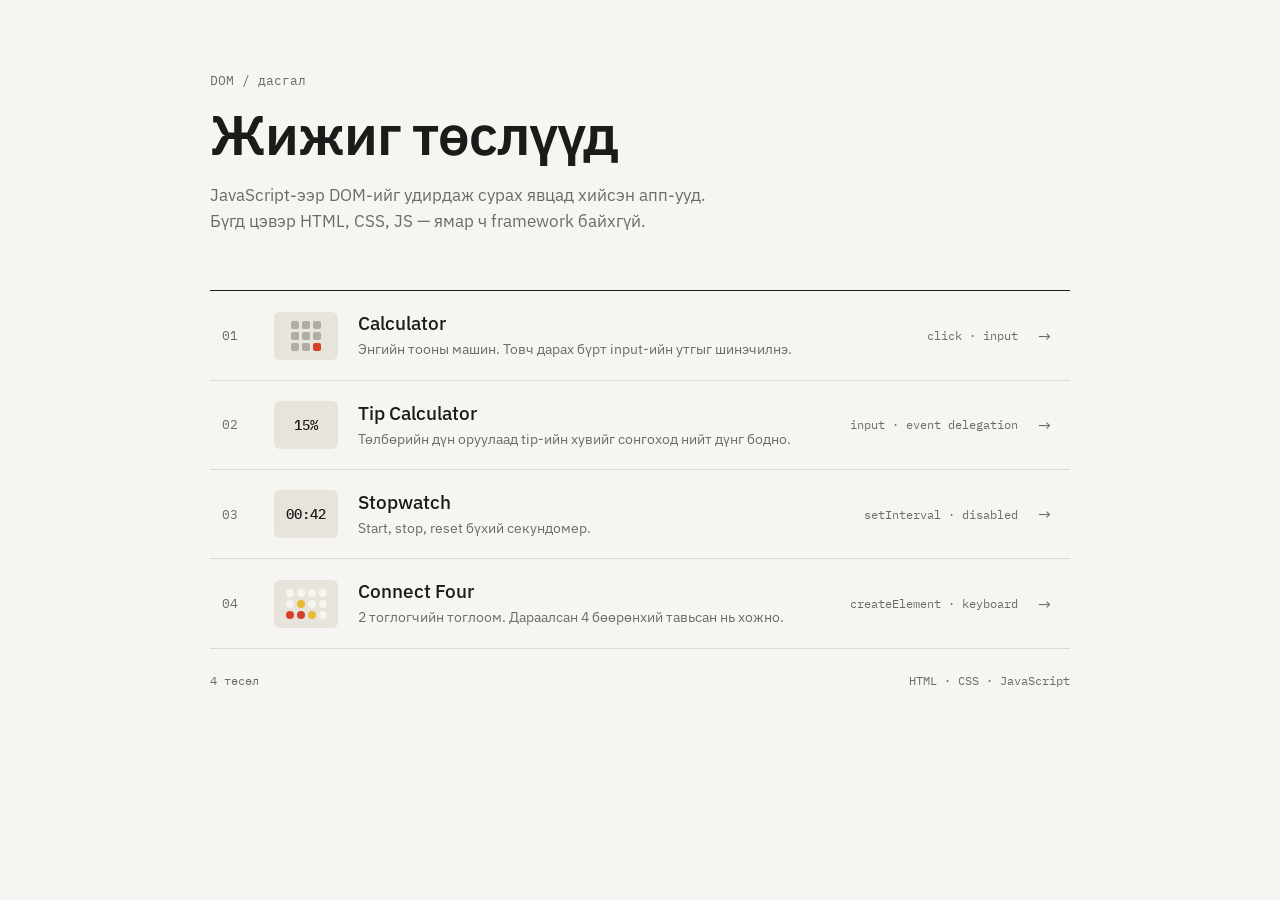
<file: index.html>
<!doctype html>
<html lang="mn">
  <head>
    <meta charset="UTF-8" />
    <meta name="viewport" content="width=device-width, initial-scale=1.0" />
    <meta name="description" content="DOM ашиглан хийсэн жижиг JavaScript төслүүд" />
    <title>DOM Projects</title>
    <link rel="preconnect" href="https://fonts.googleapis.com" />
    <link rel="preconnect" href="https://fonts.gstatic.com" crossorigin />
    <link
      href="https://fonts.googleapis.com/css2?family=IBM+Plex+Mono:wght@400;500&family=IBM+Plex+Sans:wght@400;500;600&display=swap"
      rel="stylesheet"
    />
    <link rel="stylesheet" href="index.css" />
  </head>
  <body>
    <div class="page">
      <header class="intro">
        <p class="label">DOM / дасгал</p>
        <h1>Жижиг төслүүд</h1>
        <p class="lead">
          JavaScript-ээр DOM-ийг удирдаж сурах явцад хийсэн апп-ууд. Бүгд цэвэр
          HTML, CSS, JS — ямар ч framework байхгүй.
        </p>
      </header>

      <ol class="projects">
        <li>
          <a class="project" href="calculator.html">
            <span class="num">01</span>
            <span class="thumb thumb-calc" aria-hidden="true">
              <i></i><i></i><i></i><i></i><i></i><i></i><i></i><i></i><i class="on"></i>
            </span>
            <span class="info">
              <span class="name">Calculator</span>
              <span class="desc">Энгийн тооны машин. Товч дарах бүрт input-ийн утгыг шинэчилнэ.</span>
            </span>
            <span class="tags">click · input</span>
            <span class="arrow" aria-hidden="true">→</span>
          </a>
        </li>

        <li>
          <a class="project" href="tip.html">
            <span class="num">02</span>
            <span class="thumb thumb-text" aria-hidden="true">15%</span>
            <span class="info">
              <span class="name">Tip Calculator</span>
              <span class="desc">Төлбөрийн дүн оруулаад tip-ийн хувийг сонгоход нийт дүнг бодно.</span>
            </span>
            <span class="tags">input · event delegation</span>
            <span class="arrow" aria-hidden="true">→</span>
          </a>
        </li>

        <li>
          <a class="project" href="stopwatch.html">
            <span class="num">03</span>
            <span class="thumb thumb-text" aria-hidden="true">00:42</span>
            <span class="info">
              <span class="name">Stopwatch</span>
              <span class="desc">Start, stop, reset бүхий секундомер.</span>
            </span>
            <span class="tags">setInterval · disabled</span>
            <span class="arrow" aria-hidden="true">→</span>
          </a>
        </li>

        <li>
          <a class="project" href="connect4.html">
            <span class="num">04</span>
            <span class="thumb thumb-c4" aria-hidden="true">
              <i></i><i></i><i></i><i></i>
              <i></i><i class="y"></i><i></i><i></i>
              <i class="r"></i><i class="r"></i><i class="y"></i><i></i>
            </span>
            <span class="info">
              <span class="name">Connect Four</span>
              <span class="desc">2 тоглогчийн тоглоом. Дараалсан 4 бөөрөнхий тавьсан нь хожно.</span>
            </span>
            <span class="tags">createElement · keyboard</span>
            <span class="arrow" aria-hidden="true">→</span>
          </a>
        </li>
      </ol>

      <footer class="foot">
        <span>4 төсөл</span>
        <span>HTML · CSS · JavaScript</span>
      </footer>
    </div>
  </body>
</html>
</file>
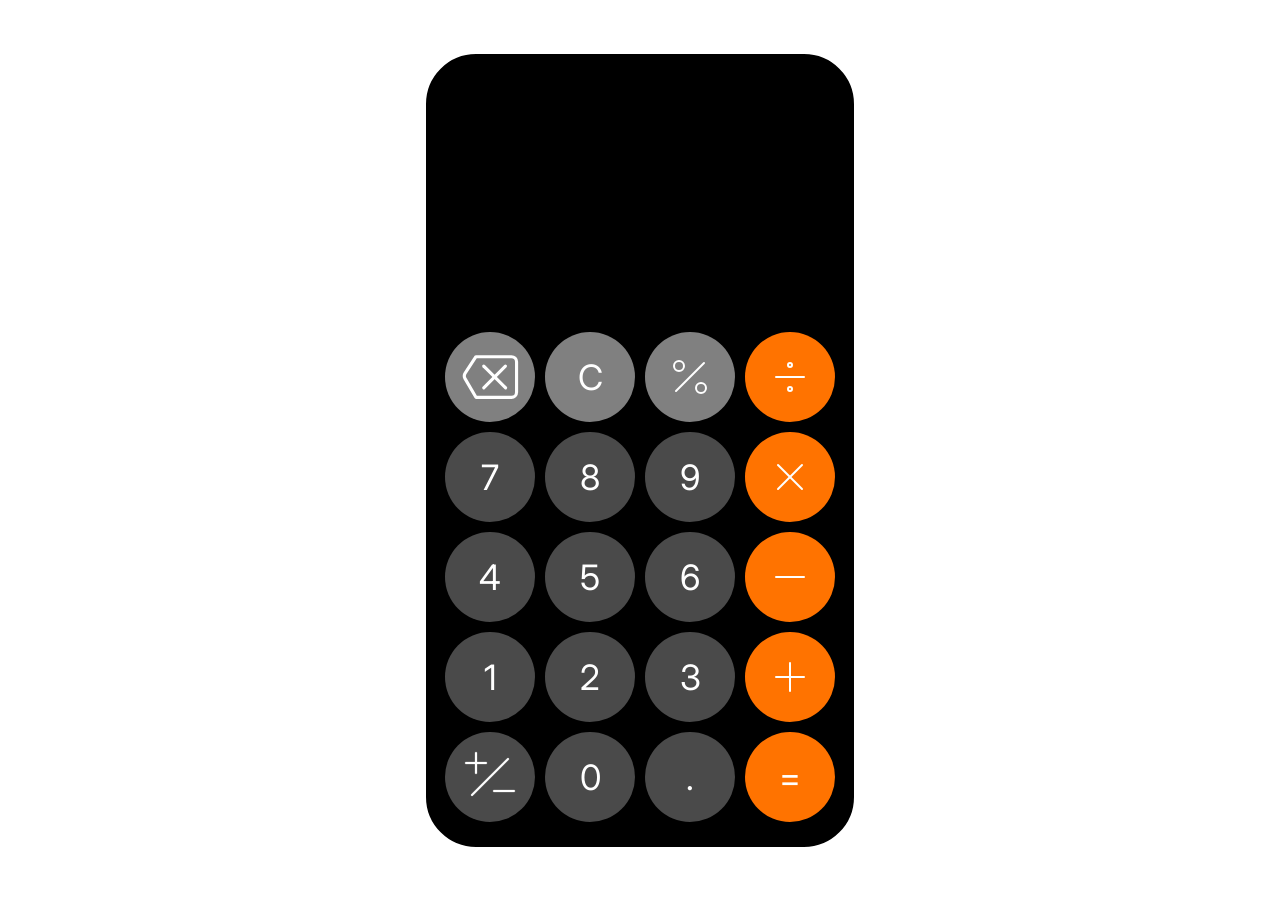
<file: calculator.html>
<!doctype html>
<html lang="en">
  <head>
    <link rel="preconnect" href="https://fonts.googleapis.com" />
    <link rel="preconnect" href="https://fonts.gstatic.com" crossorigin />
    <link
      href="https://fonts.googleapis.com/css2?family=Archivo+Black&family=Bebas+Neue&family=Hanuman:wght@100..900&family=Inter:ital,opsz,wght@0,14..32,100..900;1,14..32,100..900&family=LINE+Seed+JP&family=Montserrat:ital,wght@0,100..900;1,100..900&family=Noto+Sans+JP:wght@100..900&family=Roboto+Flex:opsz,wght,XOPQ,XTRA,YOPQ,YTDE,YTFI,YTLC,YTUC@8..144,100..1000,96,468,79,-203,738,514,712&family=Shadows+Into+Light&family=Ubuntu:ital,wght@0,300;0,400;0,500;0,700;1,300;1,400;1,500;1,700&display=swap"
      rel="stylesheet"
    />
    <link rel="stylesheet" href="style.css" />
    <meta charset="UTF-8" />
    <meta name="viewport" content="width=device-width, initial-scale=1.0" />
    <title>Document</title>
  </head>
  <body>
    <div class="main">
      <div class="sec1">
        <input class="input" type="text" id="input" />
      </div>
      <div class="sec2">
        <div class="btn b1" id="backspace">
          <svg
            viewBox="-2.4 -2.4 28.80 28.80"
            fill="none"
            xmlns="http://www.w3.org/2000/svg"
            stroke="#FFFFFF"
            transform="rotate(0)matrix(1, 0, 0, 1, 0, 0)"
          >
            <g id="SVGRepo_bgCarrier" stroke-width="0"></g>
            <g
              id="SVGRepo_tracerCarrier"
              stroke-linecap="round"
              stroke-linejoin="round"
            ></g>
            <g id="SVGRepo_iconCarrier">
              <path
                d="M7.50006 5.5L4.05262 10.7909C3.71387 11.3107 3.69732 11.9772 4.00984 12.5133L7.50006 18.5H18.8588C19.7651 18.5 20.4999 17.7653 20.4999 16.8589V7.14109C20.4999 6.23474 19.7651 5.5 18.8588 5.5H7.50006Z"
                stroke="#FFFFFF"
                stroke-linecap="round"
                stroke-linejoin="round"
              ></path>
              <path
                d="M10 8.5L17 15.5"
                stroke="#FFFFFF"
                stroke-linecap="round"
                stroke-linejoin="round"
              ></path>
              <path
                d="M10 15.5L16.9303 8.49996"
                stroke="#FFFFFF"
                stroke-linecap="round"
                stroke-linejoin="round"
              ></path>
            </g>
          </svg>
        </div>
        <div class="btn b1" id="clear">C</div>
        <div class="btn b1" id="percentage">
          <svg
            xmlns="http://www.w3.org/2000/svg"
            width="48"
            height="48"
            viewBox="0 0 24 24"
            fill="none"
            stroke="currentColor"
            stroke-width="1"
            stroke-linecap="round"
            stroke-linejoin="round"
            class="lucide lucide-percent"
          >
            <line x1="19" x2="5" y1="5" y2="19" />
            <circle cx="6.5" cy="6.5" r="2.5" />
            <circle cx="17.5" cy="17.5" r="2.5" />
          </svg>
        </div>
        <div class="btn b2" id="divide">
          <svg
            xmlns="http://www.w3.org/2000/svg"
            width="48"
            height="48"
            viewBox="0 0 24 24"
            fill="none"
            stroke="currentColor"
            stroke-width="1"
            stroke-linecap="round"
            stroke-linejoin="round"
            class="lucide lucide-divide"
          >
            <circle cx="12" cy="6" r="1" />
            <line x1="5" x2="19" y1="12" y2="12" />
            <circle cx="12" cy="18" r="1" />
          </svg>
        </div>
        <div class="btn" id="seven">7</div>
        <div class="btn" id="eight">8</div>
        <div class="btn" id="nine">9</div>
        <div class="btn b2" id="multiply">
          <svg
            xmlns="http://www.w3.org/2000/svg"
            width="48"
            height="48"
            viewBox="0 0 24 24"
            fill="none"
            stroke="currentColor"
            stroke-width="1"
            stroke-linecap="round"
            stroke-linejoin="round"
            class="lucide lucide-x"
          >
            <path d="M18 6 6 18" />
            <path d="m6 6 12 12" />
          </svg>
        </div>
        <div class="btn" id="four">4</div>
        <div class="btn" id="five">5</div>
        <div class="btn" id="six">6</div>
        <div class="btn b2" id="minus">
          <svg
            xmlns="http://www.w3.org/2000/svg"
            width="48"
            height="48"
            viewBox="0 0 24 24"
            fill="none"
            stroke="currentColor"
            stroke-width="1"
            stroke-linecap="round"
            stroke-linejoin="round"
            class="lucide lucide-minus"
          >
            <path d="M5 12h14" />
          </svg>
        </div>
        <div class="btn" id="one">1</div>
        <div class="btn" id="two">2</div>
        <div class="btn" id="three">3</div>
        <div class="btn b2" id="plus">
          <svg
            xmlns="http://www.w3.org/2000/svg"
            width="48"
            height="48"
            viewBox="0 0 24 24"
            fill="none"
            stroke="currentColor"
            stroke-width="1"
            stroke-linecap="round"
            stroke-linejoin="round"
            class="lucide lucide-plus"
          >
            <path d="M5 12h14" />
            <path d="M12 5v14" />
          </svg>
        </div>
        <div class="btn" id="plusmulti">
          <svg
            fill="#FFFFFF"
            width="64px"
            height="64px"
            viewBox="0 0 256 256"
            id="Flat"
            xmlns="http://www.w3.org/2000/svg"
            stroke="#FFFFFF"
          >
            <g id="SVGRepo_bgCarrier" stroke-width="0"></g>
            <g
              id="SVGRepo_tracerCarrier"
              stroke-linecap="round"
              stroke-linejoin="round"
            ></g>
            <g id="SVGRepo_iconCarrier">
              <path
                d="M202.82861,58.82861l-144,144a4.00026,4.00026,0,0,1-5.65722-5.65722l144-144a4.00026,4.00026,0,0,1,5.65722,5.65722ZM68,112a4,4,0,0,0,8,0V76h36a4,4,0,0,0,0-8H76V32a4,4,0,0,0-8,0V68H32a4,4,0,0,0,0,8H68Zm156,68H144a4,4,0,0,0,0,8h80a4,4,0,0,0,0-8Z"
              ></path>
            </g>
          </svg>
        </div>
        <div class="btn" id="zero">0</div>
        <div class="btn" id="dot">.</div>
        <div class="btn b2" id="equal">=</div>
      </div>
    </div>
    <script src="./script.js"></script>
  </body>
</html>
</file>
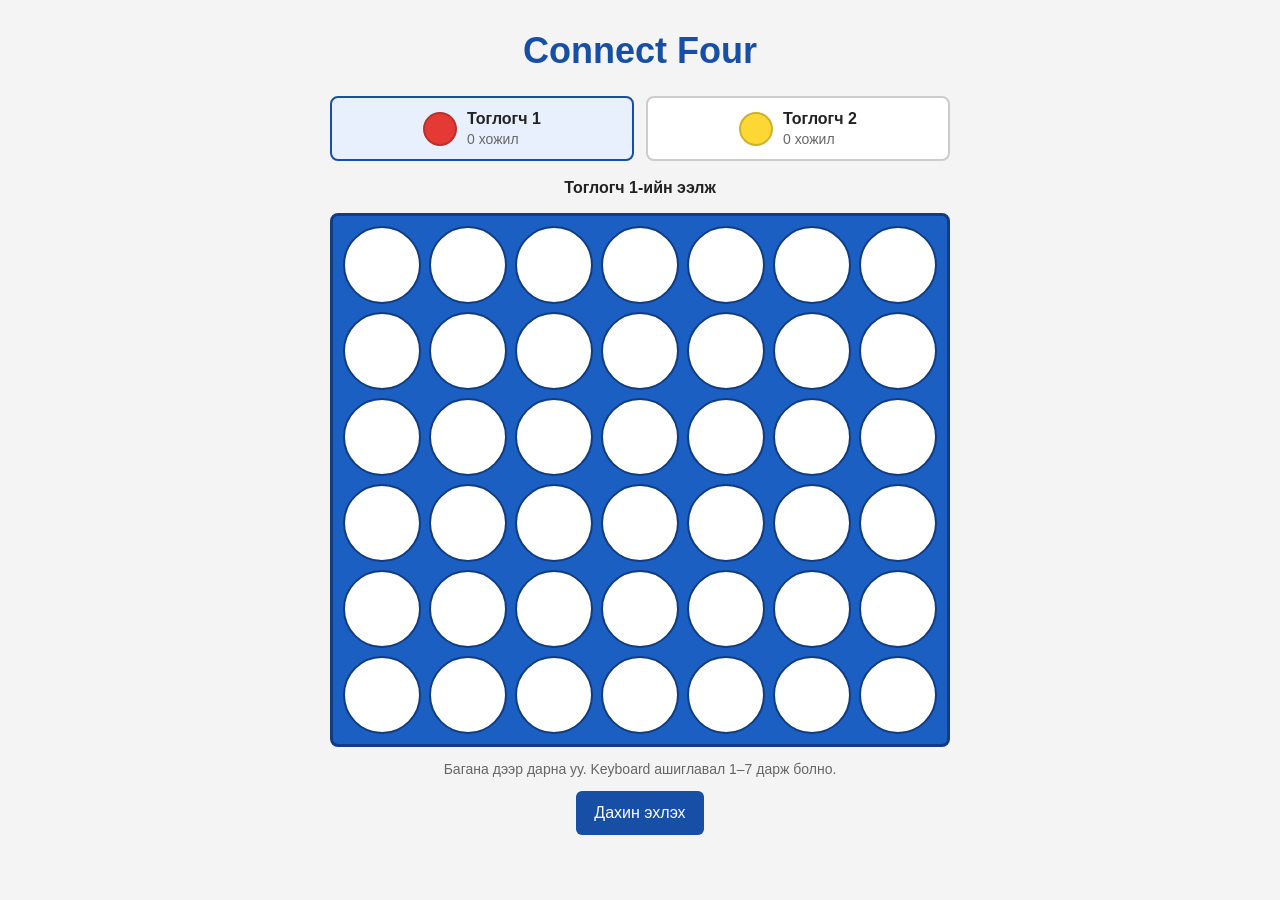
<file: connect4.html>
<!DOCTYPE html>
<html lang="mn">
  <head>
    <meta charset="UTF-8" />
    <meta name="viewport" content="width=device-width, initial-scale=1.0" />
    <meta name="description" content="2 тоглогчийн Connect Four тоглоом" />
    <title>Connect Four</title>
    <link rel="stylesheet" href="style4.css" />
  </head>
  <body>
    <main class="game">
      <h1>Connect Four</h1>

      <div class="players">
        <div class="player active" id="player-one-card">
          <span class="small-token red-token"></span>
          <div>
            <strong>Тоглогч 1</strong>
            <p><span id="player-one-score">0</span> хожил</p>
          </div>
        </div>

        <div class="player" id="player-two-card">
          <span class="small-token yellow-token"></span>
          <div>
            <strong>Тоглогч 2</strong>
            <p><span id="player-two-score">0</span> хожил</p>
          </div>
        </div>
      </div>

      <p id="status" class="status" role="status" aria-live="polite">
        Тоглогч 1-ийн ээлж
      </p>

      <div class="board" id="board" role="grid" aria-label="Connect Four самбар"></div>

      <p class="help">Багана дээр дарна уу. Keyboard ашиглавал 1–7 дарж болно.</p>
      <button id="new-game" class="new-game" type="button">Дахин эхлэх</button>
    </main>

    <div class="result" id="result" hidden>
      <div class="result-box" role="dialog" aria-modal="true" aria-labelledby="result-title">
        <h2 id="result-title">Тоглогч 1 хожлоо!</h2>
        <button id="play-again" type="button">Дахин тоглох</button>
      </div>
    </div>

    <script src="script4.js"></script>
  </body>
</html>
</file>
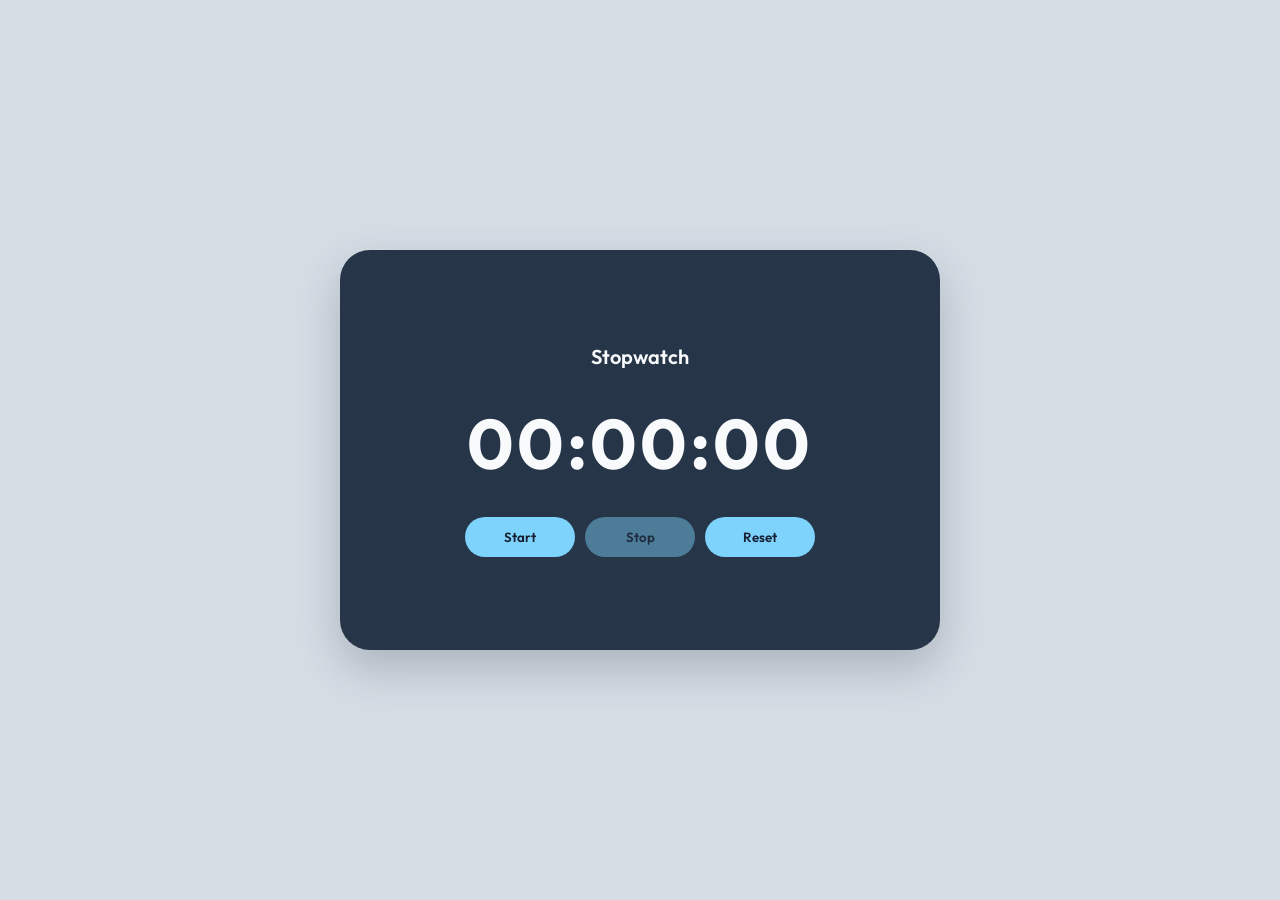
<file: stopwatch.html>
<!doctype html>
<html lang="en">
  <head>
    <meta charset="UTF-8" />
    <meta name="viewport" content="width=device-width, initial-scale=1.0" />
    <title>Stopwatch</title>
    <link rel="stylesheet" href="style3.css" />
  </head>
  <body>
    <div class="frame">
      <p class="title">Stopwatch</p>
      <p class="digit" id="digit" aria-live="polite">00:00:00</p>
      <div class="button">
        <button id="start" type="button">Start</button>
        <button id="stop" type="button" disabled>Stop</button>
        <button id="reset" type="button">Reset</button>
      </div>
    </div>

    <script src="script3.js"></script>
  </body>
</html>
</file>
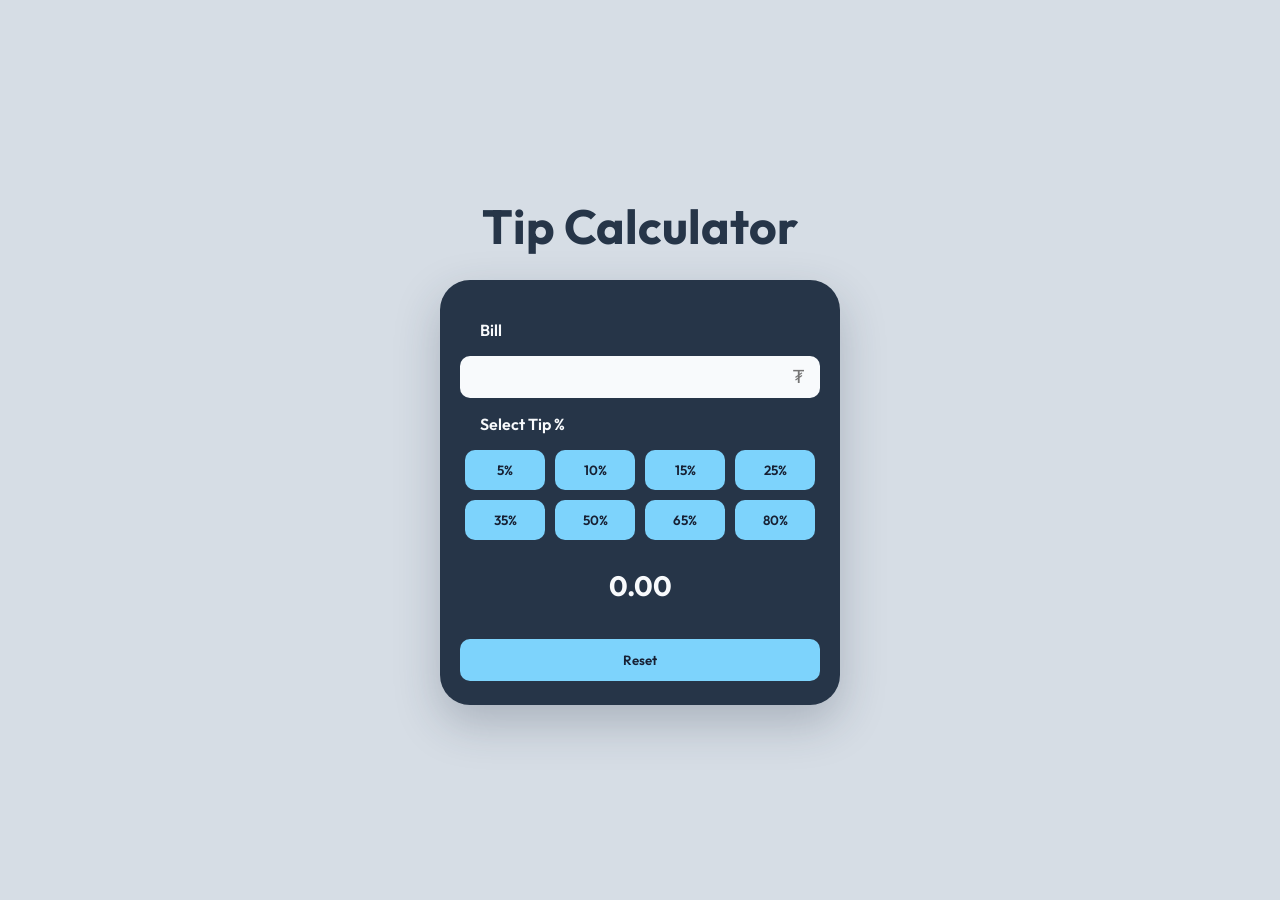
<file: tip.html>
<!doctype html>
<html lang="en">
  <head>
    <link rel="stylesheet" href="style2.css" />
    <meta charset="UTF-8" />
    <meta name="viewport" content="width=device-width, initial-scale=1.0" />
    <title>Tip Calculator</title>
  </head>
  <body>
    <div class="header">
      <h1>Tip Calculator</h1>
    </div>
    <div class="frame">
      <p>Bill</p>
      <div class="sec1">
        <input class="input" type="text" placeholder="₮" id="bill-Input" />
      </div>
      <p>Select Tip %</p>
      <div class="sec2">
        <div class="grid" id="tips">
          <button>5%</button>
          <button>10%</button>
          <button>15%</button>
          <button>25%</button>
          <button>35%</button>
          <button>50%</button>
          <button>65%</button>
          <button>80%</button>
        </div>
      </div>
      <p id="total">0.00</p>
      <div class="sec3">
        <button class="reset" id="reset">Reset</button>
      </div>
    </div>
    <script src="./script2.js"></script>
  </body>
</html>
</file>
<file: index.css>
:root {
  --bg: #f6f5f1;
  --text: #1b1b1a;
  --muted: #6d6b66;
  --line: #dcd9d1;
  --hover: #eeece6;
  --accent: #d6402b;
  --yellow: #e8b931;
  --thumb: #e7e4dc;
}

@media (prefers-color-scheme: dark) {
  :root {
    --bg: #161615;
    --text: #ecebe7;
    --muted: #9a978f;
    --line: #2e2d2a;
    --hover: #1f1e1c;
    --thumb: #262523;
  }
}

* {
  box-sizing: border-box;
}

body {
  margin: 0;
  min-height: 100vh;
  font-family: "IBM Plex Sans", system-ui, sans-serif;
  color: var(--text);
  background-color: var(--bg);
  -webkit-font-smoothing: antialiased;
}

a {
  color: inherit;
  text-decoration: none;
}

.page {
  width: min(860px, calc(100% - 32px));
  margin: 0 auto;
  padding: 72px 0 40px;
}

/* Header */
.label,
.num,
.tags,
.foot,
.thumb-text {
  font-family: "IBM Plex Mono", ui-monospace, monospace;
}

.label {
  margin: 0 0 16px;
  font-size: 13px;
  color: var(--muted);
}

h1 {
  margin: 0;
  font-size: clamp(36px, 6vw, 56px);
  font-weight: 600;
  line-height: 1.05;
  letter-spacing: -0.02em;
}

.lead {
  max-width: 520px;
  margin: 18px 0 0;
  font-size: 17px;
  line-height: 1.55;
  color: var(--muted);
}

/* Project list */
.projects {
  margin: 56px 0 0;
  padding: 0;
  list-style: none;
  border-top: 1px solid var(--text);
}

.projects li {
  border-bottom: 1px solid var(--line);
}

.project {
  display: grid;
  grid-template-columns: 32px 64px 1fr auto 20px;
  align-items: center;
  gap: 20px;
  padding: 20px 12px;
  transition: background-color 0.15s ease;
}

.project:hover {
  background-color: var(--hover);
}

.project:focus-visible {
  outline: 2px solid var(--accent);
  outline-offset: -2px;
}

.num {
  font-size: 13px;
  color: var(--muted);
}

.info {
  display: flex;
  flex-direction: column;
  gap: 4px;
  min-width: 0;
}

.name {
  font-size: 19px;
  font-weight: 500;
}

.desc {
  font-size: 14px;
  line-height: 1.45;
  color: var(--muted);
}

.tags {
  font-size: 12px;
  color: var(--muted);
  white-space: nowrap;
}

.arrow {
  color: var(--muted);
  transition: transform 0.15s ease, color 0.15s ease;
}

.project:hover .arrow {
  color: var(--accent);
  transform: translateX(4px);
}

/* Thumbnails */
.thumb {
  display: grid;
  place-items: center;
  width: 64px;
  height: 48px;
  border-radius: 6px;
  background-color: var(--thumb);
}

.thumb-text {
  font-size: 14px;
  font-weight: 500;
}

.thumb-calc {
  grid-template-columns: repeat(3, 8px);
  gap: 3px;
  place-content: center;
}

.thumb-calc i {
  width: 8px;
  height: 8px;
  border-radius: 2px;
  background-color: var(--muted);
  opacity: 0.45;
}

.thumb-calc i.on {
  background-color: var(--accent);
  opacity: 1;
}

.thumb-c4 {
  grid-template-columns: repeat(4, 8px);
  gap: 3px;
  place-content: center;
}

.thumb-c4 i {
  width: 8px;
  height: 8px;
  border-radius: 50%;
  background-color: var(--bg);
}

.thumb-c4 i.r {
  background-color: var(--accent);
}

.thumb-c4 i.y {
  background-color: var(--yellow);
}

/* Footer */
.foot {
  display: flex;
  justify-content: space-between;
  margin-top: 24px;
  font-size: 12px;
  color: var(--muted);
}

/* Mobile */
@media (max-width: 640px) {
  .page {
    padding-top: 48px;
  }

  .project {
    grid-template-columns: 56px 1fr 16px;
    gap: 14px;
    padding: 16px 4px;
  }

  .num,
  .tags {
    display: none;
  }

  .thumb {
    width: 56px;
    height: 44px;
  }
}
</file>
<file: style.css>
body {
  margin: 0;
  display: flex;
  align-items: center;
  justify-content: center;
  height: 100vh;
  font-family: inter;
  font-size: 35px;
  color: white;
}
.main {
  height: 785px;
  width: 420px;
  background: black;
  border: 4px solid black;
  border-radius: 50px;
}
.sec1 {
  width: 100%;
  height: 35%;
  display: flex;
  align-items: flex-end;
}
.input {
  caret-color: transparent;
  width: 420px;
  outline: none;
  height: 80px;
  box-shadow: none;
  border: none;
  background: black;
  color: white;
  font-size: 60px;

  text-align: right;
  direction: ltr;
}
.sec2 {
  width: 100%;
  height: 65%;
  display: grid;
  grid-template-columns: repeat(4, 90px);
  grid-template-rows: repeat(5, 90px);
  gap: 10px;
  justify-content: center;
}
.btn {
  border-radius: 100%;
  width: 90px;
  height: 90px;
  background: rgb(74, 74, 74);
  display: flex;
  align-items: center;
  justify-content: center;
}
.divide {
  color: white;
}
.b1 {
  background: gray;
}
.b2 {
  background: rgb(255, 115, 0);
}
</file>
<file: style4.css>
* {
  box-sizing: border-box;
}

body {
  margin: 0;
  min-width: 320px;
  min-height: 100vh;
  font-family: Arial, sans-serif;
  color: #222;
  background-color: #f4f4f4;
}

button {
  font: inherit;
}

button:focus-visible {
  outline: 3px solid #111;
  outline-offset: 3px;
}

.game {
  width: min(620px, calc(100% - 24px));
  margin: 0 auto;
  padding: 30px 0;
  text-align: center;
}

h1 {
  margin: 0 0 24px;
  color: #174ea6;
  font-size: 36px;
}

.players {
  display: flex;
  gap: 12px;
  margin-bottom: 18px;
}

.player {
  flex: 1;
  min-width: 0;
  padding: 12px;
  display: flex;
  align-items: center;
  justify-content: center;
  gap: 10px;
  text-align: left;
  border: 2px solid #ccc;
  border-radius: 8px;
  background-color: white;
}

.player.active {
  border-color: #174ea6;
  background-color: #e8f0fe;
}

.player p {
  margin: 3px 0 0;
  color: #666;
  font-size: 14px;
}

.small-token {
  width: 34px;
  height: 34px;
  flex: 0 0 auto;
  border: 2px solid rgba(0, 0, 0, 0.18);
  border-radius: 50%;
}

.red-token,
.cell.red::after {
  background-color: #e53935;
}

.yellow-token,
.cell.yellow::after {
  background-color: #fdd835;
}

.status {
  min-height: 24px;
  margin: 0 0 10px;
  font-weight: bold;
}

.board {
  padding: 10px;
  display: grid;
  grid-template-columns: repeat(7, 1fr);
  gap: 8px;
  border: 3px solid #123c82;
  border-radius: 8px;
  background-color: #1a5fc1;
}

.cell {
  position: relative;
  width: 100%;
  aspect-ratio: 1;
  padding: 0;
  border: 2px solid #123c82;
  border-radius: 50%;
  background-color: white;
  cursor: pointer;
}

.cell::after {
  position: absolute;
  inset: 5%;
  content: "";
  border-radius: 50%;
}

.board:not(.locked) .cell:hover {
  background-color: #dbe8fb;
}

.cell.win {
  outline: 4px solid #34a853;
  outline-offset: -4px;
}

.help {
  margin: 14px 0;
  color: #666;
  font-size: 14px;
}

.new-game,
#play-again {
  min-height: 44px;
  padding: 10px 18px;
  color: white;
  border: 0;
  border-radius: 6px;
  background-color: #174ea6;
  cursor: pointer;
}

.new-game:hover,
#play-again:hover {
  background-color: #123c82;
}

.result {
  position: fixed;
  inset: 0;
  padding: 20px;
  display: grid;
  place-items: center;
  background-color: rgba(0, 0, 0, 0.55);
}

.result[hidden] {
  display: none;
}

.result-box {
  width: min(340px, 100%);
  padding: 28px;
  border-radius: 8px;
  background-color: white;
  text-align: center;
}

.result-box h2 {
  margin: 0 0 20px;
}

@media (max-width: 500px) {
  .game {
    padding-top: 20px;
  }

  h1 {
    font-size: 30px;
  }

  .players {
    gap: 8px;
  }

  .player {
    padding: 9px 6px;
    gap: 6px;
    font-size: 14px;
  }

  .small-token {
    width: 26px;
    height: 26px;
  }

  .board {
    padding: 6px;
    gap: 4px;
  }
}
</file>
<file: style3.css>
@import url("https://fonts.googleapis.com/css2?family=Outfit:wght@400;600;700&display=swap");

body {
  background: #d6dde5;
  height: 100vh;
  margin: 0;
  font-family: "Outfit", sans-serif;
  display: flex;
  align-items: center;
  justify-content: center;
}
.title {
  font-size: 20px;
  font-weight: 600;
  margin: 0;
}
.digit {
  font-size: 70px;
  font-weight: 700;
  letter-spacing: 3px;
  margin: 30px;
}
.frame {
  height: 400px;
  width: 600px;
  background: #263548;
  color: #f8fafc;
  border-radius: 30px;
  box-shadow: 0 18px 45px rgba(38, 53, 72, 0.25);
  display: flex;
  flex-direction: column;
  align-items: center;
  justify-content: center;
}
.button {
  display: flex;
  flex-direction: row;
  justify-content: center;
  gap: 10px;
}
button {
  width: 110px;
  height: 40px;
  background: #7dd3fc;
  color: #172033;
  font-family: inherit;
  font-weight: 600;
  border-radius: 25px;
  border: none;
  cursor: pointer;
  transition:
    transform 0.2s ease,
    background-color 0.2s ease;
}

button:hover:not(:disabled) {
  background: #bae6fd;
  transform: translateY(-2px);
}

button:disabled {
  cursor: not-allowed;
  opacity: 0.45;
}
</file>
<file: style2.css>
@import url("https://fonts.googleapis.com/css2?family=Outfit:wght@400;600;700&display=swap");

body {
  background: #d6dde5;
  height: 100vh;
  margin: 0;
  font-family: "Outfit", sans-serif;
  display: flex;
  align-items: center;
  justify-content: center;
  flex-direction: column;
}
.sec1 {
  display: flex;
  align-items: center;
  flex-direction: column;
}
.sec1 input {
  width: 360px;
  height: 42px;
  box-sizing: border-box;
  padding: 0 14px;
  background: #f8fafc;
  color: #172033;
  font-family: inherit;
  font-size: 18px;
  border: 2px solid transparent;
  border-radius: 10px;
  outline: none;
  text-align: end;
}

.sec1 input:focus {
  border-color: #7dd3fc;
}

p {
  padding-left: 20px;
  font-weight: 600;
}
h1 {
  color: #263548;
  font-size: 48px;
  font-weight: 700;
  margin: 0 0 24px;
}
.frame {
  width: 400px;
  min-height: 320px;
  padding: 24px 20px;
  box-sizing: border-box;
  border-radius: 30px;
  background: #263548;
  color: #f8fafc;
  box-shadow: 0 18px 45px rgba(38, 53, 72, 0.25);
}
.sec2 {
  display: flex;
  flex-direction: column;
  align-items: center;
}

.grid {
  display: grid;
  grid-template-columns: repeat(4, 1fr);
  grid-template-rows: repeat(2, 1fr);
  gap: 10px;
}

#total {
  padding: 0;
  font-size: 28px;
  font-weight: 700;
  text-align: center;
}

button {
  width: 80px;
  height: 40px;
  background: #7dd3fc;
  color: #172033;
  font-family: inherit;
  font-weight: 600;
  border-radius: 10px;
  border: none;
  cursor: pointer;
  transition:
    transform 0.2s ease,
    background-color 0.2s ease;
}

button:hover {
  background: #bae6fd;
  transform: translateY(-2px);
}
.sec3 {
  display: flex;
  justify-content: flex-end;
  align-items: center;
  flex-direction: column;
}
.reset {
  width: 360px;
  height: 42px;
  margin-top: 8px;
}

@media (max-width: 480px) {
  h1 {
    font-size: 38px;
  }

  .frame {
    width: calc(100% - 32px);
  }

  .sec1 input,
  .reset {
    width: 100%;
  }

  .grid {
    grid-template-columns: repeat(2, 1fr);
  }
}
</file>
